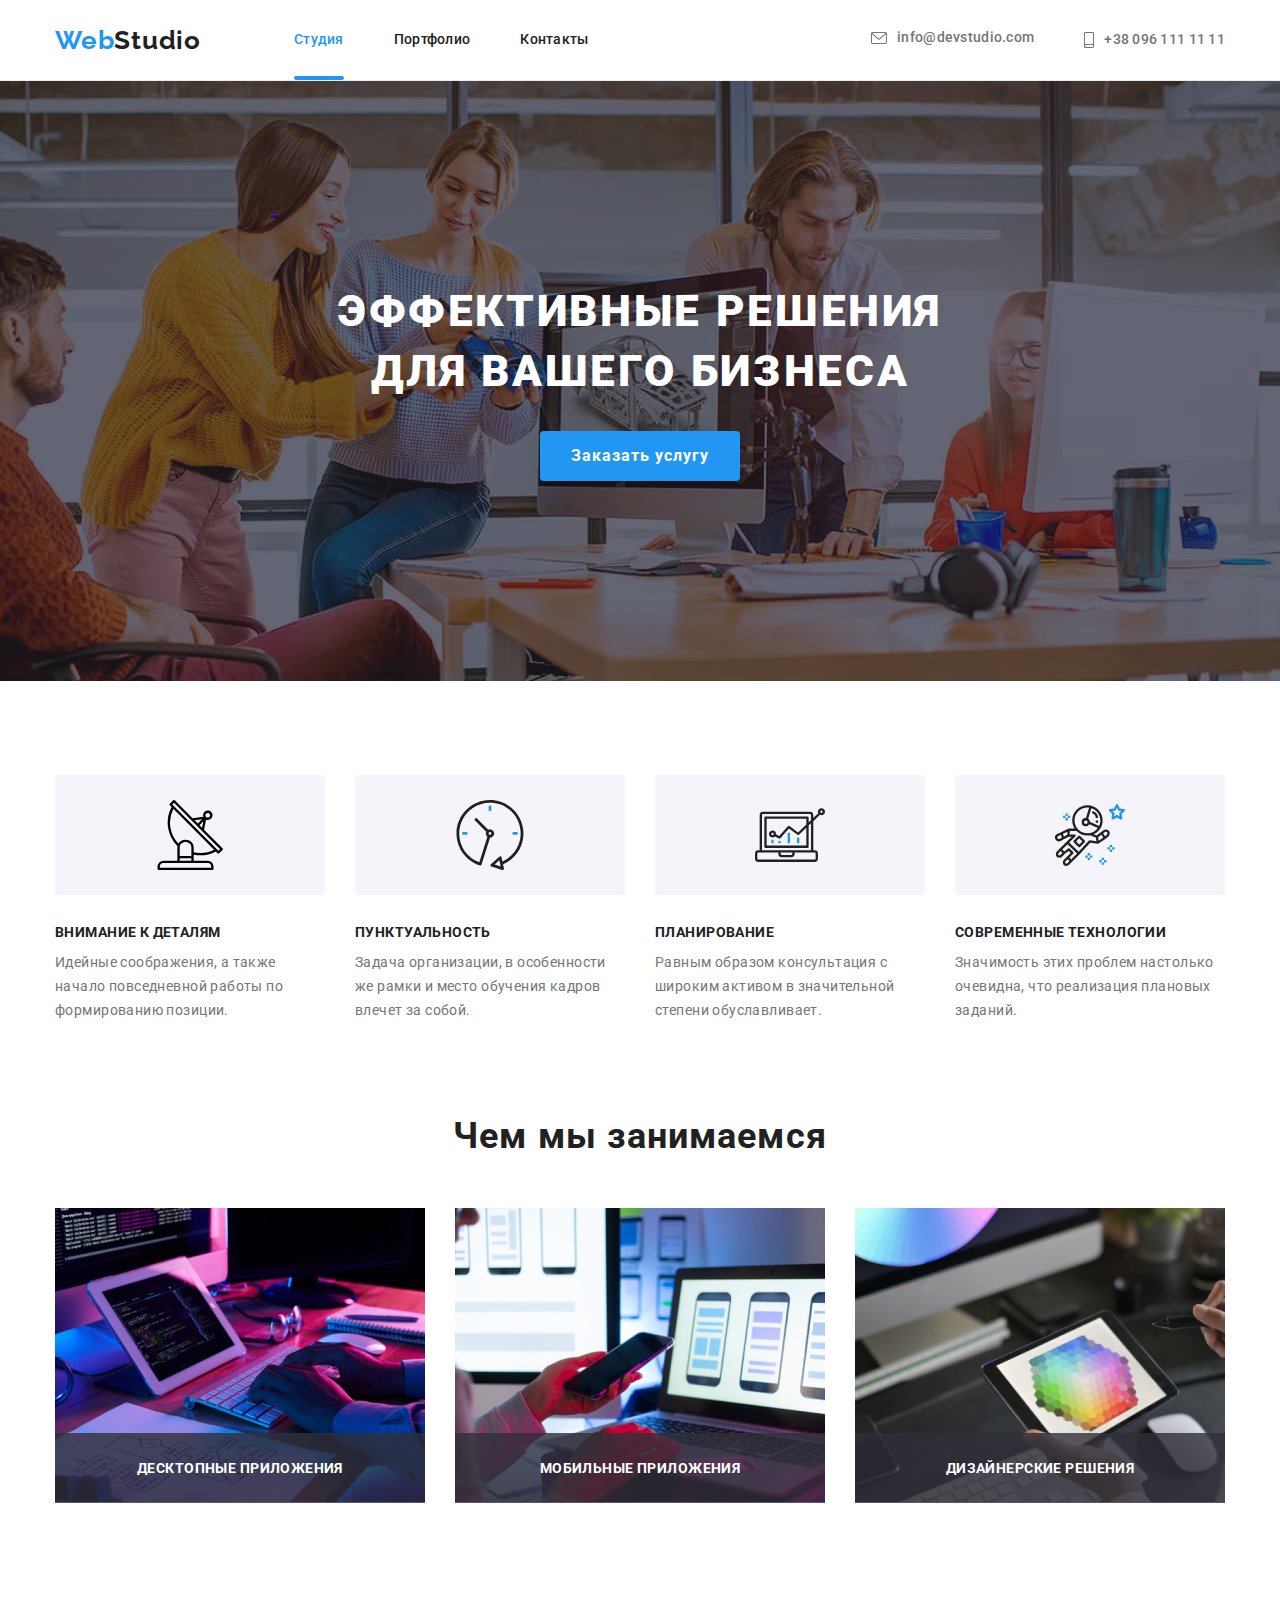
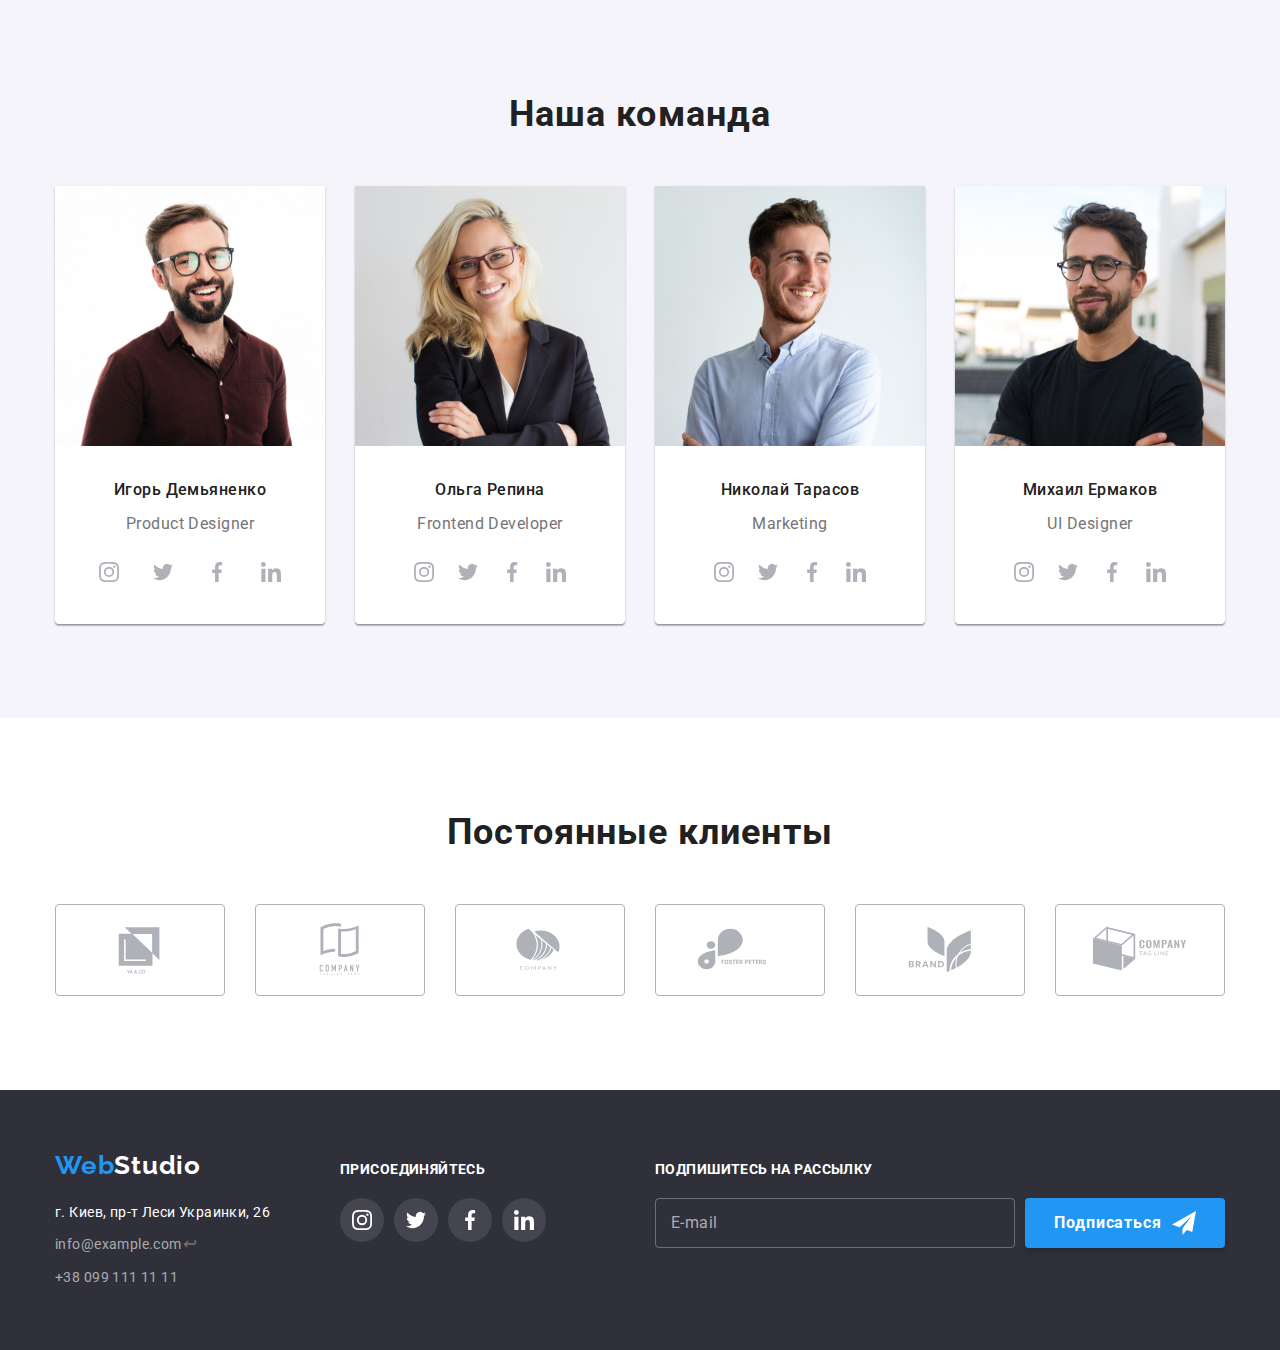
<file: index.html>
<!DOCTYPE html>
<html lang="ru">
  <head>
    <meta charset="UTF-8" />
    <meta http-equiv="X-UA-Compatible" content="IE=edge" />
    <meta name="viewport" content="width=device-width, initial-scale=1.0" />
    <title>Home work #5</title>
    <link
      href="https://fonts.googleapis.com/css2?family=Raleway:wght@700&family=Roboto:wght@400;500;700;900&display=swap"
      rel="stylesheet"
    />
    <link
      rel="stylesheet"
      href="https://cdnjs.cloudflare.com/ajax/libs/modern-normalize/1.1.0/modern-normalize.min.css"
    />
    <link rel="stylesheet" href="./css/main.min.css" />
  </head>
  <body>
    <!-- /* Header */ -->
    <header class="page-header">
      <nav class="navigation conteiner">
        <a class="logo link" href="./index.html"
          ><span class="logo__accent">Web</span>Studio</a
        >
        <!-- /* Site-navigation */ -->
        <ul class="navigation__list list">
          <li class="navigation__item">
            <a
              href="./index.html"
              class="navigation__link navigation__link--curent"
              >Студия</a
            >
          </li>
          <li class="navigation__item">
            <a href="./portfolio.html" class="navigation__link">Портфолио</a>
          </li>
          <li class="navigation__item">
            <a href="" class="navigation__link">Контакты</a>
          </li>
        </ul>
        <ul class="contact list">
          <li class="contact__item">
            <a href="emailto:info@devstudio.com" class="contact__link">
              <svg class="contact__icon-envelope">
                <use
                  href="./images/iconsvg/symbol-defs.svg#icon-envelope"
                ></use>
              </svg>
              info@devstudio.com
            </a>
          </li>
          <li class="contact__item">
            <a href="tel:+380961111111" class="contact__link">
              <svg class="contact__icon-smartphone">
                <use
                  href="./images/iconsvg/symbol-defs.svg#icon-smartphone"
                ></use>
              </svg>
              +38 096 111 11 11</a
            >
          </li>
        </ul>
      </nav>
    </header>
    <!-- /* Main Эффективные решения для вашего бизнеса */ -->
    <main>
      <section class="hero">
        <h1 class="hero__title">Эффективные решения для вашего бизнеса</h1>
        <button type="button" class="main-button" data-modal-open>
          Заказать услугу
        </button>
      </section>
      <!-- /* Section our advantages */ -->
      <section class="section">
        <div class="conteiner">
          <h2 class="section__title block">Наши преимущества</h2>
          <ul class="feature-list list">
            <li class="feature-list__item">
              <div class="feature-list__icon-section">
                <svg class="feature-list__icon-hero">
                  <use
                    href="./images/iconsvg/symbol-defs.svg#icon-logoantenna"
                  ></use>
                </svg>
              </div>
              <h3 class="feature-list__title">Внимание к деталям</h3>
              <p class="feature-list__text">
                Идейные соображения, а также начало повседневной работы по
                формированию позиции.
              </p>
            </li>
            <li class="feature-list__item">
              <div class="feature-list__icon-section">
                <svg class="feature-list__icon-hero">
                  <use href="./images/iconsvg/symbol-defs.svg#icon-clock"></use>
                </svg>
              </div>
              <h3 class="feature-list__title">Пунктуальность</h3>
              <p class="feature-list__text">
                Задача организации, в особенности же рамки и место обучения
                кадров влечет за собой.
              </p>
            </li>
            <li class="feature-list__item">
              <div class="feature-list__icon-section">
                <svg class="feature-list__icon-hero">
                  <use
                    href="./images/iconsvg/symbol-defs.svg#icon-laptop"
                  ></use>
                </svg>
              </div>
              <h3 class="feature-list__title">Планирование</h3>
              <p class="feature-list__text">
                Равным образом консультация с широким активом в значительной
                степени обуславливает.
              </p>
            </li>
            <li class="feature-list__item">
              <div class="feature-list__icon-section">
                <svg class="feature-list__icon-hero">
                  <use
                    href="./images/iconsvg/symbol-defs.svg#icon-astronaut"
                  ></use>
                </svg>
              </div>
              <h3 class="feature-list__title">Современные технологии</h3>
              <p class="feature-list__text">
                Значимость этих проблем настолько очевидна, что реализация
                плановых заданий.
              </p>
            </li>
          </ul>
        </div>
      </section>
      <!-- /* Section what we do */ -->
      <section class="section section--no-padding">
        <div class="conteiner">
          <h2 class="section__title">Чем мы занимаемся</h2>
          <ul class="list-activities list">
            <li class="list-activities__item">
              <div class="list-activities__container">
                <img
                  src="./images/quality1.jpg"
                  width="370"
                  alt="Верстка , скилет , внешнее оформление"
                />
                <h3 class="list-activities__title">Десктопные приложения</h3>
              </div>
            </li>
            <li class="list-activities__item">
              <div class="list-activities__container">
                <img
                  src="./images/quality2.jpg"
                  width="370"
                  alt="Мобильная разработка"
                />
                <h3 class="list-activities__title">Мобильные приложения</h3>
              </div>
            </li>
            <li class="list-activities__item">
              <div class="list-activities__container">
                <img src="./images/quality3.jpg" width="370" alt="Стилистика" />
                <h3 class="list-activities__title">Дизайнерские решения</h3>
              </div>
            </li>
          </ul>
        </div>
      </section>
      <!-- /* Our team */ -->
      <section class="section teams-title">
        <div class="conteiner">
          <h2 class="section__title">Наша команда</h2>
          <ul class="team-list list">
            <li class="team-list__item">
              <img
                class="team-list__icon"
                src="./images/productdesigner.jpg"
                width="270"
                alt="Дизайнер продукта"
              />
              <div class="team-list__container">
                <h3 class="team-list__title">Игорь Демьяненко</h3>
                <p class="team-list__text">Product Designer</p>
              </div>
              <ul class="list-person-contacts list">
                <li class="list-person-contacts__item">
                  <a class="list-person-contacts__link" href="">
                    <svg class="list-person-contacts__logo">
                      <use
                        href="./images/iconsvg/symbol-defs.svg#icon-instagram"
                      ></use>
                    </svg>
                  </a>
                </li>
                <li class="list-person-contacts__item">
                  <a href="" class="list-person-contacts__link">
                    <svg class="list-person-contacts__logo">
                      <use
                        href="./images/iconsvg/symbol-defs.svg#icon-twitter"
                      ></use>
                    </svg>
                  </a>
                </li>
                <li class="list-person-contacts__item">
                  <a href="" class="list-person-contacts__link">
                    <svg class="list-person-contacts__logo">
                      <use
                        href="./images/iconsvg/symbol-defs.svg#icon-facebook"
                      ></use>
                    </svg>
                  </a>
                </li>
                <li class="list-person-contacts__item">
                  <a href="" class="list-person-contacts__link">
                    <svg class="list-person-contacts__logo">
                      <use
                        href="./images/iconsvg/symbol-defs.svg#icon-linkedin"
                      ></use>
                    </svg>
                  </a>
                </li>
              </ul>
            </li>
            <li class="team-list__item">
              <img
                class="team-list__icon"
                src="./images/frontenddeveloper.jpg"
                width="270"
                alt="Фронтенд-разработчик"
              />
              <div class="team-list__container">
                <h3 class="team-list__title">Ольга Репина</h3>
                <p class="team-list__text">Frontend Developer</p>
              </div>
              <ul class="list-person-contacts list">
                <li class="">
                  <a class="list-person-contacts__link" href="">
                    <svg class="list-person-contacts__logo">
                      <use
                        href="./images/iconsvg/symbol-defs.svg#icon-instagram"
                      ></use>
                    </svg>
                  </a>
                </li>
                <li>
                  <a href="" class="list-person-contacts__link">
                    <svg class="list-person-contacts__logo">
                      <use
                        href="./images/iconsvg/symbol-defs.svg#icon-twitter"
                      ></use>
                    </svg>
                  </a>
                </li>
                <li>
                  <a href="" class="list-person-contacts__link">
                    <svg class="list-person-contacts__logo">
                      <use
                        href="./images/iconsvg/symbol-defs.svg#icon-facebook"
                      ></use>
                    </svg>
                  </a>
                </li>
                <li>
                  <a href="" class="list-person-contacts__link">
                    <svg class="list-person-contacts__logo">
                      <use
                        href="./images/iconsvg/symbol-defs.svg#icon-linkedin"
                      ></use>
                    </svg>
                  </a>
                </li>
              </ul>
            </li>
            <li class="team-list__item">
              <img
                class="team-list__icon"
                src="./images/marketing.jpg"
                width="270"
                alt="Маркетинг"
              />
              <div class="team-list__container">
                <h3 class="team-list__title">Николай Тарасов</h3>
                <p class="team-list__text">Marketing</p>
              </div>
              <ul class="list-person-contacts list">
                <li class="">
                  <a class="list-person-contacts__link" href="">
                    <svg class="list-person-contacts__logo">
                      <use
                        href="./images/iconsvg/symbol-defs.svg#icon-instagram"
                      ></use>
                    </svg>
                  </a>
                </li>
                <li>
                  <a href="" class="list-person-contacts__link">
                    <svg class="list-person-contacts__logo">
                      <use
                        href="./images/iconsvg/symbol-defs.svg#icon-twitter"
                      ></use>
                    </svg>
                  </a>
                </li>
                <li>
                  <a href="" class="list-person-contacts__link">
                    <svg class="list-person-contacts__logo">
                      <use
                        href="./images/iconsvg/symbol-defs.svg#icon-facebook"
                      ></use>
                    </svg>
                  </a>
                </li>
                <li>
                  <a href="" class="list-person-contacts__link">
                    <svg class="list-person-contacts__logo">
                      <use
                        href="./images/iconsvg/symbol-defs.svg#icon-linkedin"
                      ></use>
                    </svg>
                  </a>
                </li>
              </ul>
            </li>
            <li class="team-list__item">
              <img
                class="team-list__icon"
                src="./images/uidesigner.jpg"
                width="270"
                alt="Дизайнер пользовательского интерфейса"
              />
              <div class="team-list__container">
                <h3 class="team-list__title">Михаил Ермаков</h3>
                <p class="team-list__text">UI Designer</p>
              </div>
              <ul class="list-person-contacts list">
                <li class="">
                  <a class="list-person-contacts__link" href="">
                    <svg class="list-person-contacts__logo">
                      <use
                        href="./images/iconsvg/symbol-defs.svg#icon-instagram"
                      ></use>
                    </svg>
                  </a>
                </li>
                <li>
                  <a href="" class="list-person-contacts__link">
                    <svg class="list-person-contacts__logo">
                      <use
                        href="./images/iconsvg/symbol-defs.svg#icon-twitter"
                      ></use>
                    </svg>
                  </a>
                </li>
                <li>
                  <a href="" class="list-person-contacts__link">
                    <svg class="list-person-contacts__logo">
                      <use
                        href="./images/iconsvg/symbol-defs.svg#icon-facebook"
                      ></use>
                    </svg>
                  </a>
                </li>
                <li>
                  <a href="" class="list-person-contacts__link">
                    <svg class="list-person-contacts__logo">
                      <use
                        href="./images/iconsvg/symbol-defs.svg#icon-linkedin"
                      ></use>
                    </svg>
                  </a>
                </li>
              </ul>
            </li>
          </ul>
        </div>
      </section>
      <!-- /* regular customers */ -->
      <section class="section">
        <div class="conteiner">
          <h2 class="section__title">Постоянные клиенты</h2>
          <ul class="list-company list">
            <li class="list-company__item">
              <a class="list-company__link" href="">
                <svg class="list-company__logo">
                  <use
                    href="./images/iconsvg/symbol-defs.svg#icon-logofirst"
                  ></use>
                </svg>
              </a>
            </li>
            <li class="list-company__item">
              <a class="list-company__link" href="">
                <svg class="list-company__logo">
                  <use
                    href="./images/iconsvg/symbol-defs.svg#icon-logosecond"
                  ></use>
                </svg>
              </a>
            </li>
            <li class="list-company__item">
              <a class="list-company__link" href="">
                <svg class="list-company__logo">
                  <use
                    href="./images/iconsvg/symbol-defs.svg#icon-logothird"
                  ></use>
                </svg>
              </a>
            </li>
            <li class="list-company__item">
              <a class="list-company__link" href="">
                <svg class="list-company__logo">
                  <use
                    href="./images/iconsvg/symbol-defs.svg#icon-logofourth"
                  ></use>
                </svg>
              </a>
            </li>
            <li class="list-company__item">
              <a class="list-company__link" href="">
                <svg class="list-company__logo">
                  <use
                    href="./images/iconsvg/symbol-defs.svg#icon-logofifth"
                  ></use>
                </svg>
              </a>
            </li>
            <li class="list-company__item">
              <a class="list-company__link" href=""
                ><svg class="list-company__logo">
                  <use
                    href="./images/iconsvg/symbol-defs.svg#icon-logosixth"
                  ></use></svg
              ></a>
            </li>
          </ul>
        </div>
      </section>
    </main>
    <!-- Footer -->
    <footer class="main-footer">
      <div class="main-footer__container conteiner">
        <div>
          <a class="logo link" href="./index.html"
            ><span class="logo__accent">Web</span
            ><span class="logo__text">Studio</span></a
          >
          <!-- /* footer adress */ -->
          <address class="address">
            <ul class="address__list list">
              <li class="address__item">
                <a
                  class="address__link-map"
                  href="https://www.google.com/maps/d/viewer?mid=10uSM3H-mIU3GznYo2szRIEphczw&hl=en_US&ll=50.42732700000001%2C30.538092&z=17"
                  target="_blank"
                  rel="noopener noreferrer"
                  >г. Киев, пр-т Леси Украинки, 26</a
                >
              </li>
              <li class="address__item-communication">
                <a class="address__link" href="mailto:info@example.com"
                  >info@example.com</a
                >↩
              </li>
              <li class="address__item-communication">
                <a class="address__link" href="tel:+380991111111"
                  >+38 099 111 11 11</a
                >
              </li>
            </ul>
          </address>
        </div>
        <!-- Links -->
        <div class="link-container">
          <h4 class="main-footer__title">присоединяйтесь</h4>
          <ul class="link-container__list list">
            <li class="link-container__item">
              <a class="link-container__link" href="">
                <svg class="link-container__icon">
                  <use
                    href="./images/iconsvg/symbol-defs.svg#icon-footerinstagram"
                  ></use>
                </svg>
              </a>
            </li>
            <li class="link-container__item">
              <a class="link-container__link" href="">
                <svg class="link-container__icon">
                  <use
                    href="./images/iconsvg/symbol-defs.svg#icon-footertwitter"
                  ></use>
                </svg>
              </a>
            </li>
            <li class="link-container__item">
              <a class="link-container__link" href="">
                <svg class="link-container__icon">
                  <use
                    href="./images/iconsvg/symbol-defs.svg#icon-footerfacebook"
                  ></use>
                </svg>
              </a>
            </li>
            <li class="link-container__item">
              <a class="link-container__link" href="">
                <svg class="link-container__icon">
                  <use
                    href="./images/iconsvg/symbol-defs.svg#icon-footerlinkedin"
                  ></use>
                </svg>
              </a>
            </li>
          </ul>
        </div>
        <!-- /* Subscribe */ -->
        <div class="container-mailing">
          <h4 class="main-footer__title">Подпишитесь на рассылку</h4>
          <form class="form-mailing">
            <label>
              <input
                class="form-mailing__input"
                type="email"
                name="email"
                placeholder="E-mail"
              />
            </label>
            <button class="main-button" type="submit">
              <span>Подписаться</span>
              <svg class="submit-mailing__icon">
                <use href="./images/iconsvg/symbol-defs.svg#icon-send"></use>
              </svg>
            </button>
          </form>
        </div>
      </div>
    </footer>
    <!-- Modal form -->
    <div class="bagdrop is-hidden" data-modal>
      <div class="modal">
        <button class="modal__button-close" data-modal-close>
          <svg class="modal__icon">
            <use href="./images/iconsvg/symbol-defs.svg#icon-close"></use>
          </svg>
        </button>
        <form class="form-modal">
          <h2 class="form-modal__title">
            Оставьте свои данные, мы вам перезвоним
          </h2>
          <label class="form-modal__lable" for="">
            <span class="form-modal__text">Имя</span>
            <span class="form-modal__wrapper">
              <input class="form-modal__input" type="text" name="username" />

              <svg class="form-modal__icon">
                <use href="./images/iconsvg/symbol-defs.svg#icon-name"></use>
              </svg>
            </span>
          </label>
          <label class="form-modal__lable" for="">
            <span class="form-modal__text">Телефон</span>
            <span class="form-modal__wrapper">
              <input class="form-modal__input" type="tel" name="number" />

              <svg class="form-modal__icon">
                <use href="./images/iconsvg/symbol-defs.svg#icon-tell"></use>
              </svg>
            </span>
          </label>
          <label class="form-modal__lable" for="">
            <span class="form-modal__text">Почта</span>
            <span class="form-modal__wrapper">
              <input class="form-modal__input" type="email" name="email" />
              <svg class="form-modal__icon">
                <use href="./images/iconsvg/symbol-defs.svg#icon-email"></use>
              </svg>
            </span>
          </label>
          <label class="form-modal__lable" for="">
            <span class="form-modal__text">Комментарий</span>
            <textarea
              class="form-modal__input form-modal__textarea"
              name="feedback"
              placeholder="Введите текст"
            ></textarea>
          </label>
          <label class="form-modal__checkbox">
            <input
              class="form-modal__input-checkbox"
              type="checkbox"
              name="check"
            />
            <svg class="form-modal__icon-checkbox">
              <use href="./images/iconsvg/symbol-defs.svg#icon-checkbox"></use>
            </svg>
            <span class="form-modal__container-icon">
              <svg class="form-modal__icon-checked">
                <use
                  href="./images/iconsvg/symbol-defs.svg#icon-checkbox-checked"
                ></use>
              </svg>
            </span>
            <span class="form-modal__text form-modal__checkbox-text">
              Соглашаюсь с рассылкой и принимаю
              <a class="form-modal__link" href="">Условия договора</a>
            </span>
          </label>
          <div class="form-modal__button-wrapper">
            <button class="main-button" type="submit">Отправить</button>
          </div>
        </form>
      </div>
    </div>
    <script src="./js/modal.js"></script>
  </body>
</html>
</file>
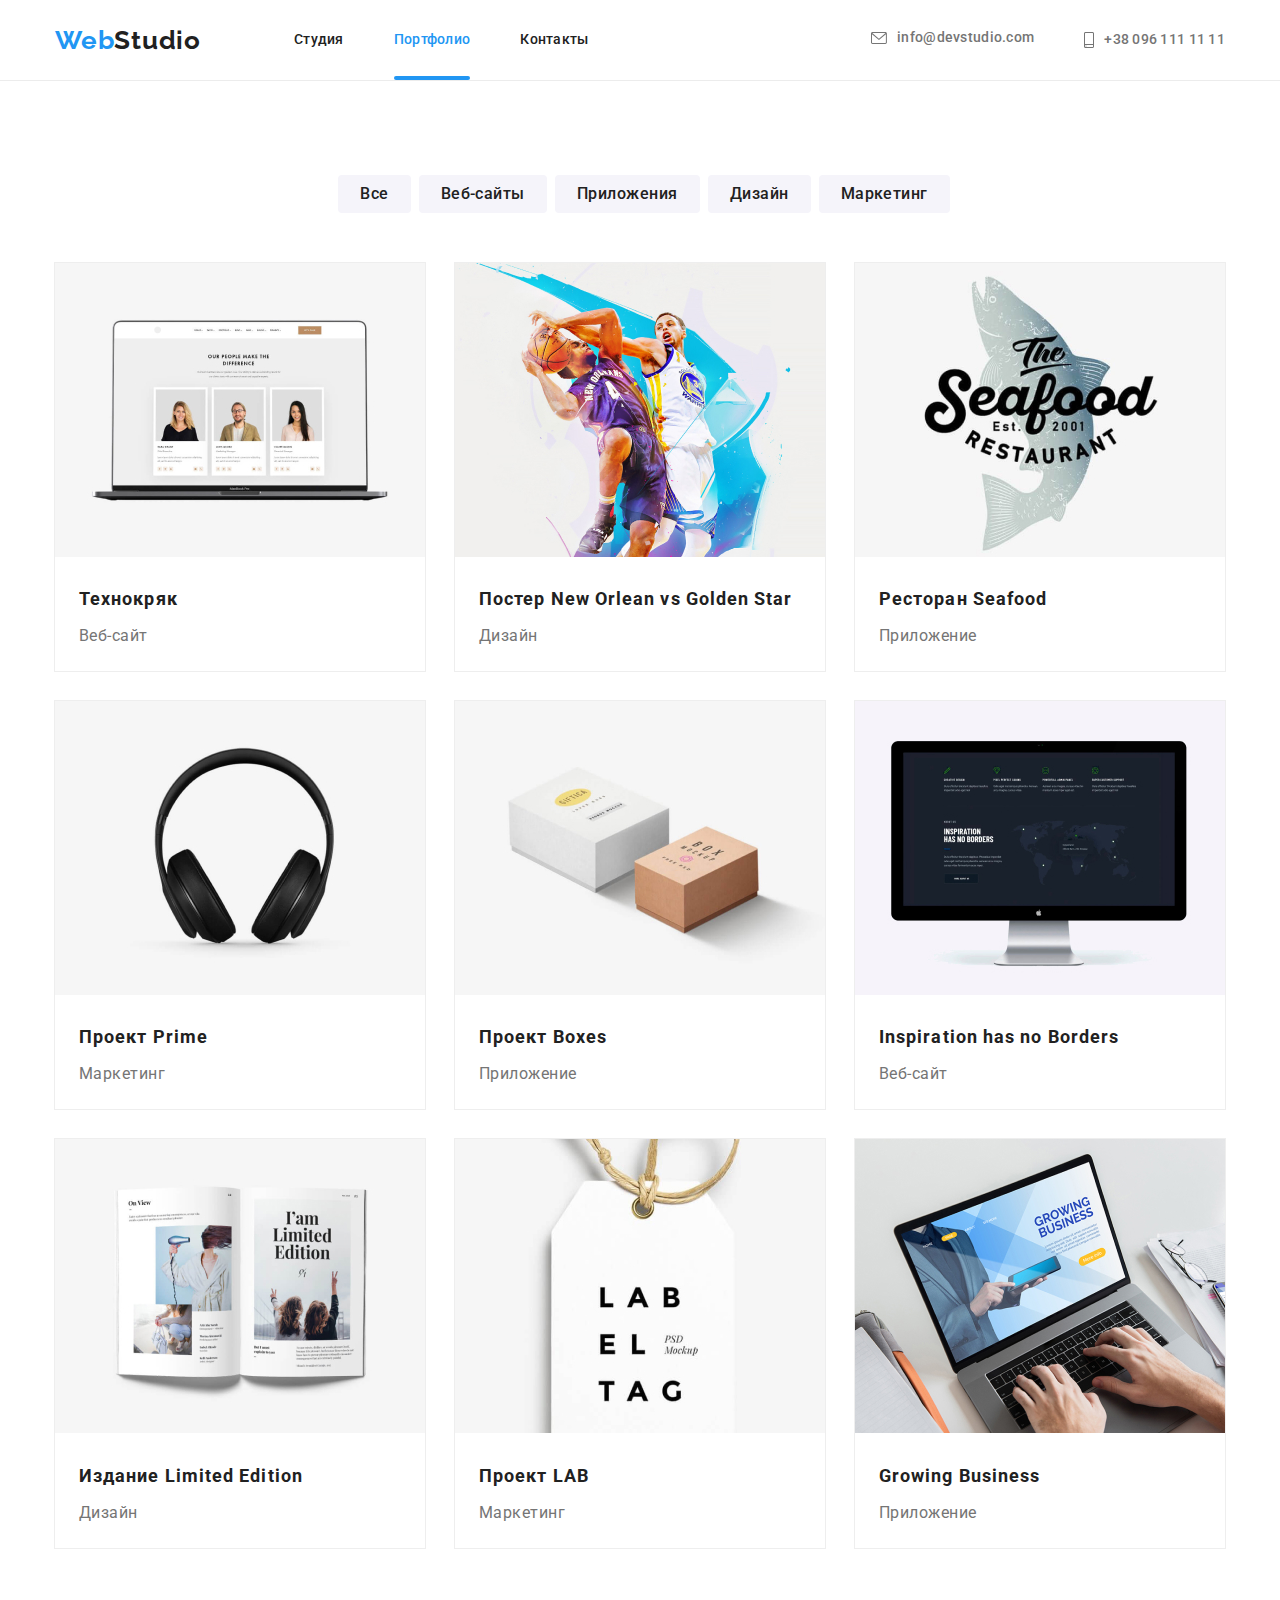
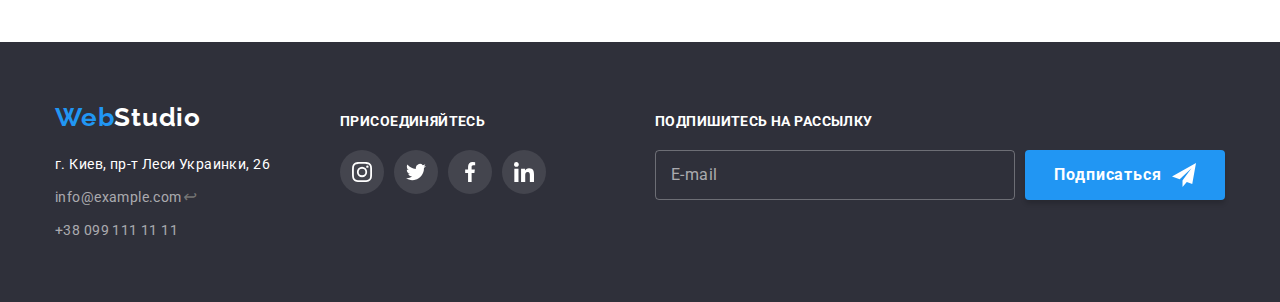
<file: portfolio.html>
<!DOCTYPE html>
<html lang="ru">
  <head>
    <meta charset="UTF-8" />
    <meta http-equiv="X-UA-Compatible" content="IE=edge" />
    <meta name="viewport" content="width=device-width, initial-scale=1.0" />
    <title>Home work #7</title>
    <link
      href="https://fonts.googleapis.com/css2?family=Raleway:wght@700&family=Roboto:wght@400;500;700;900&display=swap"
      rel="stylesheet"
    />
    <link
      rel="stylesheet"
      href="https://cdnjs.cloudflare.com/ajax/libs/modern-normalize/1.1.0/modern-normalize.min.css"
    />

    <link rel="stylesheet" href="./css/main.min.css" />
  </head>
  <body>
    <!-- /* Header */ -->
    <header class="page-header">
      <nav class="navigation conteiner">
        <a class="logo link" href="./index.html"
          ><span class="logo__accent">Web</span>Studio</a
        >
        <!-- /* Site-navigation */ -->
        <ul class="navigation__list list">
          <li class="navigation__item">
            <a href="./index.html" class="navigation__link navigation__link"
              >Студия</a
            >
          </li>
          <li class="navigation__item">
            <a
              href="./portfolio.html"
              class="navigation__link navigation__link--curent"
              >Портфолио</a
            >
          </li>
          <li class="navigation__item">
            <a href="" class="navigation__link">Контакты</a>
          </li>
        </ul>
        <ul class="contact list">
          <li class="contact__item">
            <a href="emailto:info@devstudio.com" class="contact__link">
              <svg class="contact__icon-envelope">
                <use
                  href="./images/iconsvg/symbol-defs.svg#icon-envelope"
                ></use>
              </svg>
              info@devstudio.com
            </a>
          </li>
          <li class="contact__item">
            <a href="tel:+380961111111" class="contact__link">
              <svg class="contact__icon-smartphone">
                <use
                  href="./images/iconsvg/symbol-defs.svg#icon-smartphone"
                ></use>
              </svg>
              +38 096 111 11 11</a
            >
          </li>
        </ul>
      </nav>
    </header>

    <main>
      <section class="portfolio">
        <div class="conteiner">
          <h1 class="portfolio__title">Портфолио</h1>
          <!-- /* Buttons navigation  */ -->
          <ul class="list-filters list">
            <li class="list-filters__item">
              <button type="button" class="list-filters__button">Все</button>
            </li>
            <li class="list-filters__item">
              <button type="button" class="list-filters__button">
                Веб-сайты
              </button>
            </li>
            <li class="list-filters__item">
              <button type="button" class="list-filters__button">
                Приложения
              </button>
            </li>
            <li class="list-filters__item">
              <button type="button" class="list-filters__button">Дизайн</button>
            </li>
            <li class="list-filters__item">
              <button type="button" class="list-filters__button">
                Маркетинг
              </button>
            </li>
          </ul>
          <!-- list-portfolio -->
          <ul class="list-portfolio list">
            <li class="list-portfolio__item">
              <a href="" class="list-portfolio__link">
                <div class="list-portfolio__container">
                  <img
                    class="list-portfolio__icon"
                    src="./images/laptop.jpg"
                    width="370"
                    alt="Ноутбук"
                  />
                  <p class="list-portfolio__text">
                    Ресурс предлагает комплексные предложения с разным уровнем
                    функционала и сервисов. Все это позволит посетителю получить
                    исчерпывающие сведения о компании или частном лице.
                  </p>
                </div>
                <div class="list-portfolio__wrapper">
                  <h2 class="list-portfolio__title">Технокряк</h2>
                  <p class="list-portfolio__content">Веб-сайт</p>
                </div>
              </a>
            </li>
            <li class="list-portfolio__item">
              <a href="" class="list-portfolio__link">
                <div class="list-portfolio__container">
                  <img
                    class="list-portfolio__icon"
                    src="./images/poster.jpg"
                    width="370"
                    alt="постер"
                  />
                  <p class="list-portfolio__text">
                    Ресурс предлагает комплексные предложения с разным уровнем
                    функционала и сервисов. Все это позволит посетителю получить
                    исчерпывающие сведения о компании или частном лице.
                  </p>
                </div>
                <div class="list-portfolio__wrapper">
                  <h2 class="list-portfolio__title">
                    Постер New Orlean vs Golden Star
                  </h2>
                  <p class="list-portfolio__content">Дизайн</p>
                </div>
              </a>
            </li>
            <li class="list-portfolio__item">
              <a href="" class="list-portfolio__link">
                <div class="list-portfolio__container">
                  <img
                    class="list-portfolio__icon"
                    src="./images/restaurantlogo.jpg"
                    width="370"
                    alt="лого ресторана"
                  />
                  <p class="list-portfolio__text">
                    Ресурс предлагает комплексные предложения с разным уровнем
                    функционала и сервисов. Все это позволит посетителю получить
                    исчерпывающие сведения о компании или частном лице.
                  </p>
                </div>
                <div class="list-portfolio__wrapper">
                  <h2 class="list-portfolio__title">Ресторан Seafood</h2>
                  <p class="list-portfolio__content">Приложение</p>
                </div>
              </a>
            </li>
            <li class="list-portfolio__item">
              <a href="" class="list-portfolio__link">
                <div class="list-portfolio__container">
                  <img
                    class="list-portfolio__icon"
                    src="./images/headphone.jpg"
                    width="370"
                    alt="наушники"
                  />
                  <p class="list-portfolio__text">
                    Ресурс предлагает комплексные предложения с разным уровнем
                    функционала и сервисов. Все это позволит посетителю получить
                    исчерпывающие сведения о компании или частном лице.
                  </p>
                </div>

                <div class="list-portfolio__wrapper">
                  <h2 class="list-portfolio__title">Проект Prime</h2>
                  <p class="list-portfolio__content">Маркетинг</p>
                </div>
              </a>
            </li>
            <li class="list-portfolio__item">
              <a href="" class="list-portfolio__link">
                <div class="list-portfolio__container">
                  <img
                    class="list-portfolio__icon"
                    src="./images/box.jpg"
                    width="370"
                    alt="коробки"
                  />
                  <p class="list-portfolio__text">
                    Ресурс предлагает комплексные предложения с разным уровнем
                    функционала и сервисов. Все это позволит посетителю получить
                    исчерпывающие сведения о компании или частном лице.
                  </p>
                </div>
                <div class="list-portfolio__wrapper">
                  <h2 class="list-portfolio__title">Проект Boxes</h2>
                  <p class="list-portfolio__content">Приложение</p>
                </div>
              </a>
            </li>
            <li class="list-portfolio__item">
              <a href="" class="list-portfolio__link">
                <div class="list-portfolio__container">
                  <img
                    class="list-portfolio__icon"
                    src="./images/monitor.jpg"
                    width="370"
                    alt="монитор"
                  />
                  <p class="list-portfolio__text">
                    Ресурс предлагает комплексные предложения с разным уровнем
                    функционала и сервисов. Все это позволит посетителю получить
                    исчерпывающие сведения о компании или частном лице.
                  </p>
                </div>

                <div class="list-portfolio__wrapper">
                  <h2 class="list-portfolio__title">
                    Inspiration has no Borders
                  </h2>
                  <p class="list-portfolio__content">Веб-сайт</p>
                </div>
              </a>
            </li>
            <li class="list-portfolio__item">
              <a href="" class="list-portfolio__link">
                <div class="list-portfolio__container">
                  <img
                    class="list-portfolio__icon"
                    src="./images/magazine.jpg"
                    width="370"
                    alt="журнал"
                    class="pictures-filters"
                  />
                  <p class="list-portfolio__text">
                    Ресурс предлагает комплексные предложения с разным уровнем
                    функционала и сервисов. Все это позволит посетителю получить
                    исчерпывающие сведения о компании или частном лице.
                  </p>
                </div>

                <div class="list-portfolio__wrapper">
                  <h2 class="list-portfolio__title">Издание Limited Edition</h2>
                  <p class="list-portfolio__content">Дизайн</p>
                </div>
              </a>
            </li>
            <li class="list-portfolio__item">
              <a href="" class="list-portfolio__link">
                <div class="list-portfolio__container">
                  <img
                    class="list-portfolio__icon"
                    src="./images/projectlogo.jpg"
                    width="370"
                    alt="лого проекта"
                  />
                  <p class="list-portfolio__text">
                    Ресурс предлагает комплексные предложения с разным уровнем
                    функционала и сервисов. Все это позволит посетителю получить
                    исчерпывающие сведения о компании или частном лице.
                  </p>
                </div>

                <div class="list-portfolio__wrapper">
                  <h2 class="list-portfolio__title">Проект LAB</h2>
                  <p class="list-portfolio__content">Маркетинг</p>
                </div>
              </a>
            </li>
            <li class="list-portfolio__item">
              <a href="" class="list-portfolio__link">
                <div class="list-portfolio__container">
                  <img
                    class="list-portfolio__icon"
                    src="./images/site.jpg"
                    width="370"
                    alt="сайт"
                  />
                  <p class="list-portfolio__text">
                    Ресурс предлагает комплексные предложения с разным уровнем
                    функционала и сервисов. Все это позволит посетителю получить
                    исчерпывающие сведения о компании или частном лице.
                  </p>
                </div>

                <div class="list-portfolio__wrapper">
                  <h2 class="list-portfolio__title">Growing Business</h2>
                  <p class="list-portfolio__content">Приложение</p>
                </div>
              </a>
            </li>
          </ul>
        </div>
      </section>
    </main>
    <!-- Footer -->
    <footer class="main-footer">
      <div class="main-footer__container conteiner">
        <div>
          <a class="logo link" href="./index.html"
            ><span class="logo__accent">Web</span
            ><span class="logo__text">Studio</span></a
          >
          <!-- /* footer adress */ -->
          <address class="address">
            <ul class="address__list list">
              <li class="address__item">
                <a
                  class="address__link-map"
                  href="https://www.google.com/maps/d/viewer?mid=10uSM3H-mIU3GznYo2szRIEphczw&hl=en_US&ll=50.42732700000001%2C30.538092&z=17"
                  target="_blank"
                  rel="noopener noreferrer"
                  >г. Киев, пр-т Леси Украинки, 26</a
                >
              </li>
              <li class="address__item-communication">
                <a class="address__link" href="mailto:info@example.com"
                  >info@example.com</a
                >↩
              </li>
              <li class="address__item-communication">
                <a class="address__link" href="tel:+380991111111"
                  >+38 099 111 11 11</a
                >
              </li>
            </ul>
          </address>
        </div>
        <!-- Links -->
        <div class="link-container">
          <h4 class="main-footer__title">присоединяйтесь</h4>
          <ul class="link-container__list list">
            <li class="link-container__item">
              <a class="link-container__link" href="">
                <svg class="link-container__icon">
                  <use
                    href="./images/iconsvg/symbol-defs.svg#icon-footerinstagram"
                  ></use>
                </svg>
              </a>
            </li>
            <li class="link-container__item">
              <a class="link-container__link" href="">
                <svg class="link-container__icon">
                  <use
                    href="./images/iconsvg/symbol-defs.svg#icon-footertwitter"
                  ></use>
                </svg>
              </a>
            </li>
            <li class="link-container__item">
              <a class="link-container__link" href="">
                <svg class="link-container__icon">
                  <use
                    href="./images/iconsvg/symbol-defs.svg#icon-footerfacebook"
                  ></use>
                </svg>
              </a>
            </li>
            <li class="link-container__item">
              <a class="link-container__link" href="">
                <svg class="link-container__icon">
                  <use
                    href="./images/iconsvg/symbol-defs.svg#icon-footerlinkedin"
                  ></use>
                </svg>
              </a>
            </li>
          </ul>
        </div>
        <!-- /* Subscribe */ -->
        <div class="container-mailing">
          <h4 class="main-footer__title">Подпишитесь на рассылку</h4>
          <form class="form-mailing">
            <label>
              <input
                class="form-mailing__input"
                type="email"
                name="email"
                placeholder="E-mail"
              />
            </label>
            <button class="main-button" type="submit">
              <span>Подписаться</span>
              <svg class="submit-mailing__icon">
                <use href="./images/iconsvg/symbol-defs.svg#icon-send"></use>
              </svg>
            </button>
          </form>
        </div>
      </div>
    </footer>
  </body>
</html>
</file>
<file: css/main.min.css>
:root{--primary-text-color: #757575;--main-black-color: #212121;--accent-color: #2196f3;--main-white-color: #ffffff;--hero-footer-backgraund-color: #2f303a;--section-team-background-color: #f5f4fa;--contacts-text-color: rgba(255, 255, 255, 0.6);--anim: 250ms cubic-bezier(0.4, 0, 0.2, 1);--logo-font: "Raleway", "cursive";--font-body: "Roboto", "sans-serif" }body{background-color:var(--main-white-color);color:var(--primary-text-color);font-family:var(--font-body)}h1,h2,h3,h4,h5,p,ul{margin:0;padding:0;border:0;font-size:100%;font:inherit;vertical-align:baseline}.list{padding:0;margin:0;list-style:none}.block{position:absolute;width:1px;height:1px;margin:-1px;border:0;padding:0;white-space:nowrap;-webkit-clip-path:inset(100%);clip-path:inset(100%);clip:rect(0 0 0 0);overflow:hidden}.conteiner{margin-left:auto;margin-right:auto;width:1200px;padding-left:15px;padding-right:15px}.section{padding-top:94px;padding-bottom:94px}.main-button{width:200px;height:50px;font-weight:700;font-size:16px;line-height:1.875;letter-spacing:.06em;background:#2196f3;-webkit-box-shadow:0px 4px 4px rgba(0,0,0,.15);box-shadow:0px 4px 4px rgba(0,0,0,.15);border-radius:4px;color:var(--main-white-color);border:0;cursor:pointer;display:-webkit-box;display:-ms-flexbox;display:flex;-webkit-box-align:center;-ms-flex-align:center;align-items:center;-webkit-box-pack:center;-ms-flex-pack:center;justify-content:center;margin-left:auto;margin-right:auto}.modal__button-close{display:-webkit-box;display:-ms-flexbox;display:flex;-webkit-box-pack:center;-ms-flex-pack:center;justify-content:center;-webkit-box-align:center;-ms-flex-align:center;align-items:center;padding:0;position:absolute;right:8px;top:8px;visibility:visible;pointer-events:visible;border-radius:50%;width:30px;height:30px;border:0;background-color:var(--main-white-color);cursor:pointer;outline:1px solid rgba(0,0,0,.1)}.modal__button-close:hover .modal__icon,.modal__button-close:focus .modal__icon{fill:var(--accent-color)}.button-form{width:100%;display:-webkit-box;display:-ms-flexbox;display:flex;-webkit-box-pack:center;-ms-flex-pack:center;justify-content:center}.list-filters__button{padding:6px 22px;border-radius:4px;font-family:Roboto,sans-serif;border-width:0;color:var(--main-black-color);font-weight:500;font-size:16px;line-height:1.6;text-align:center;letter-spacing:.03em;cursor:pointer;background:var(--section-team-background-color);-webkit-transition:var(--anim);transition:var(--anim)}.list-filters__button:hover,.list-filters__button:focus{color:var(--main-white-color);background:var(--accent-color)}.container-mailing{margin-left:inherit}.form-mailing{display:-webkit-box;display:-ms-flexbox;display:flex;-webkit-box-align:center;-ms-flex-align:center;align-items:center}.submit-mailing__icon{width:24px;height:24px;margin-left:10px}.form-mailing__input{width:360px;height:50px;border:1px solid rgba(255,255,255,.3);border-radius:4px;background-color:inherit;padding:15px;margin-right:10px;color:rgba(255,255,255,.6)}.form-mailing__input::-webkit-input-placeholder{font-weight:400;font-size:16px;line-height:1.25;letter-spacing:.03em;color:rgba(255,255,255,.6)}.form-mailing__input::-moz-placeholder{font-weight:400;font-size:16px;line-height:1.25;letter-spacing:.03em;color:rgba(255,255,255,.6)}.form-mailing__input:-ms-input-placeholder{font-weight:400;font-size:16px;line-height:1.25;letter-spacing:.03em;color:rgba(255,255,255,.6)}.form-mailing__input::-ms-input-placeholder{font-weight:400;font-size:16px;line-height:1.25;letter-spacing:.03em;color:rgba(255,255,255,.6)}.form-mailing__input::placeholder{font-weight:400;font-size:16px;line-height:1.25;letter-spacing:.03em;color:rgba(255,255,255,.6)}.form-modal__checkbox{display:-webkit-box;display:-ms-flexbox;display:flex;padding:10px 40px 30px 50px;-webkit-box-align:center;-ms-flex-align:center;align-items:center}.form-modal__icon-checkbox,.form-modal__icon-checked{width:16px;height:16px}.form-modal__icon-checkbox{visibility:visible}.form-modal__container-icon{background-color:var(--accent-color);width:0;height:16px;border-radius:2px;visibility:hidden}.form-modal__input-checkbox{visibility:hidden;width:0}.form-modal__input-checkbox:checked~.form-modal__icon-checkbox{visibility:hidden;width:0}.form-modal__input-checkbox:checked~.form-modal__container-icon{visibility:visible;width:16px}.form-modal__icon-checked{fill:var(--main-white-color)}.form-modal__checkbox-text{padding:0;margin-left:9px}.form-modal__link{color:var(--accent-color)}.form-modal__title{padding:40px 40px 12px;font-weight:700;font-size:20px;line-height:1.15;text-align:center;letter-spacing:.03em;color:var(--main-black-color)}.form-modal__button-wrapper{width:100%;display:-webkit-box;display:-ms-flexbox;display:flex;-webkit-box-pack:center;-ms-flex-pack:center;justify-content:center}.form-modal__wrapper{position:relative}.form-modal__input{display:block;width:100%;height:40px;border:1px solid rgba(33,33,33,.2);border-radius:4px;outline:none;padding-left:30px;-webkit-transition:var(--anim);transition:var(--anim)}.form-modal__input:hover,.form-modal__input:focus{border-color:var(--accent-color)}.form-modal__input:hover~.form-modal__icon,.form-modal__input:focus~.form-modal__icon{fill:var(--accent-color)}.form-modal__icon{position:absolute;top:50%;-webkit-transform:translateY(-50%);transform:translateY(-50%);margin-left:14px;width:15px;height:15px}.form-modal__lable{display:block;padding:0px 40px 10px}.form-modal__text{display:block;padding-bottom:4px;display:block;font-weight:400;font-size:12px;line-height:1.1666666667;letter-spacing:.03em;color:var(--primary-text-color)}.form-modal__textarea{height:120px;resize:none;padding:12px 16px}.form-modal__textarea::-webkit-input-placeholder{font-weight:400;font-size:12px;line-height:1.1666666667;letter-spacing:.01em;color:rgba(117,117,117,.5)}.form-modal__textarea::-moz-placeholder{font-weight:400;font-size:12px;line-height:1.1666666667;letter-spacing:.01em;color:rgba(117,117,117,.5)}.form-modal__textarea:-ms-input-placeholder{font-weight:400;font-size:12px;line-height:1.1666666667;letter-spacing:.01em;color:rgba(117,117,117,.5)}.form-modal__textarea::-ms-input-placeholder{font-weight:400;font-size:12px;line-height:1.1666666667;letter-spacing:.01em;color:rgba(117,117,117,.5)}.form-modal__textarea::placeholder{font-weight:400;font-size:12px;line-height:1.1666666667;letter-spacing:.01em;color:rgba(117,117,117,.5)}.bagdrop{position:fixed;left:0;top:0;background-color:rgba(0,0,0,.2);-webkit-transition:var(--anim);transition:var(--anim);width:100%;height:100%}.bagdrop.is-hidden{opacity:0;visibility:hidden;pointer-events:none}.modal{position:absolute;top:50%;left:50%;-webkit-transform:translate(-50%, -50%);transform:translate(-50%, -50%);width:530px;height:580px;background:#fff;-webkit-box-shadow:0px 1px 3px rgba(0,0,0,.12),0px 1px 1px rgba(0,0,0,.14),0px 2px 1px rgba(0,0,0,.2);box-shadow:0px 1px 3px rgba(0,0,0,.12),0px 1px 1px rgba(0,0,0,.14),0px 2px 1px rgba(0,0,0,.2);border-radius:4px;z-index:2}.modal__icon{width:30px;height:30px;-webkit-transition:var(--anim);transition:var(--anim)}.page-header{border-bottom:1px solid #ececec}.navigation{display:-webkit-box;display:-ms-flexbox;display:flex;-webkit-box-align:center;-ms-flex-align:center;align-items:center}.logo{color:var(--main-black-color);font-family:var(--logo-font);font-weight:700;font-size:26px;line-height:1.19;letter-spacing:.03em;text-decoration:none}.logo__accent{color:var(--accent-color)}.logo__text{color:var(--main-white-color)}.navigation__list{display:-webkit-box;display:-ms-flexbox;display:flex;margin-left:93px}.navigation__item{margin-right:50px}.navigation__item:last-child{margin-right:0}.navigation__link{display:block;padding-top:32px;padding-bottom:32px;color:var(--main-black-color);font-weight:500;font-size:14px;line-height:1.14;letter-spacing:.02em;text-decoration:none;-webkit-transition:var(--anim);transition:var(--anim)}.navigation__link:hover,.navigation__link:focus{color:var(--accent-color)}.navigation__link--curent{color:var(--accent-color);position:relative}.navigation__link--curent::after{content:"";position:absolute;bottom:0;left:0;-webkit-transform:translateY(-10);transform:translateY(-10);background-color:var(--accent-color);display:block;width:100%;height:4px;border-radius:2px}.contact__link{color:var(--primary-text-color);font-weight:500;font-size:14px;line-height:1.14px;letter-spacing:.02em;text-decoration:none;display:-webkit-box;display:-ms-flexbox;display:flex;-webkit-box-align:center;-ms-flex-align:center;align-items:center;-webkit-transition:var(--anim);transition:var(--anim)}.contact__link:hover,.contact__link:focus{color:var(--accent-color)}.contact{display:-webkit-box;display:-ms-flexbox;display:flex;margin-left:auto}.contact .contact__item+.contact__item{margin-left:50px}.contact__icon-envelope{width:16px;height:12px;fill:currentColor;margin-right:10px}.contact__telephone{display:-webkit-box;display:-ms-flexbox;display:flex;-webkit-box-align:center;-ms-flex-align:center;align-items:center;-webkit-transition:var(--anim);transition:var(--anim)}.contact__icon-smartphone{width:10px;height:16px;fill:currentColor;margin-right:10px}.contact__icon-smartphone:hover{fill:var(--accent-color)}.contact__icon-smartphone{width:10px;height:16px}.hero{padding-top:200px;padding-bottom:200px;text-align:center;background-color:var(--main-black-color);background-image:-webkit-gradient(linear, left top, right top, from(rgba(47, 48, 58, 0.4)), to(rgba(47, 48, 58, 0.4))),url(../images/team.jpg);background-image:linear-gradient(to right, rgba(47, 48, 58, 0.4), rgba(47, 48, 58, 0.4)),url(../images/team.jpg);height:600px;max-width:1600px;background-repeat:no-repeat;background-size:cover;background-position:center;margin-left:auto;margin-right:auto}.hero__title{margin-top:0px;margin-bottom:30px;margin-left:auto;margin-right:auto;color:var(--main-white-color);font-weight:900;font-size:44px;line-height:1.37;text-transform:uppercase;letter-spacing:.06em;text-align:center;width:700px}.section{padding-top:94px;padding-bottom:94px}.section__title{margin-bottom:50px;margin-top:0;color:var(--main-black-color);font-weight:700;font-size:36px;line-height:1.16;letter-spacing:.03em;text-align:center}.feature-list{display:-webkit-box;display:-ms-flexbox;display:flex;margin-top:0;margin-bottom:10}.feature-list .feature-list__item+.feature-list__item{margin-left:30px}.feature-list__icon-section{background-color:var(--section-team-background-color);width:270px;height:120px;display:-webkit-box;display:-ms-flexbox;display:flex;-webkit-box-pack:center;-ms-flex-pack:center;justify-content:center;-webkit-box-align:center;-ms-flex-align:center;align-items:center;margin-bottom:30px;border-radius:4px}.feature-list__icon-hero{width:70px;height:70px}.feature-list__title{margin-top:0;margin-bottom:10px;color:var(--main-black-color);font-weight:700;font-size:14px;line-height:1.14;letter-spacing:.03em;text-transform:uppercase}.feature-list__text{margin-top:10px;margin-bottom:0;width:270px;color:var(--primary-text-color);font-size:14px;line-height:1.7;letter-spacing:.03em}.list-activities{display:-webkit-box;display:-ms-flexbox;display:flex}.list-activities .list-activities__item+.list-activities__item{margin-left:30px}.list-activities__container{position:relative}.list-activities__title{position:absolute;bottom:3px;background:rgba(47,48,58,.8);padding:27px 0;width:100%;color:var(--main-white-color);font-weight:700;font-size:14px;line-height:1.1428571429;text-align:center;letter-spacing:.03em;text-transform:uppercase}.section--no-padding{padding-top:0}.teams-title{background:var(--section-team-background-color)}.team-list{display:-webkit-box;display:-ms-flexbox;display:flex;margin-right:30px}.team-list .team-list__item+.team-list__item{margin-left:30px}.team-list__icon{display:block}.team-list__container{padding-top:30px;padding-bottom:16px}.team-list__title{margin-top:0;margin-bottom:10px;text-align:center;color:var(--main-black-color);font-weight:500;font-size:16px;line-height:1.8;letter-spacing:.03em}.team-list__text{margin-top:0px;text-align:center;margin-bottom:0;font-size:16px;line-height:1.18;letter-spacing:.03em}.team-list__item{border-radius:0px 0px 4px 4px;background:var(--main-white-color);padding-bottom:30px;-webkit-box-shadow:0px 1px 3px rgba(0,0,0,.12),0px 1px 1px rgba(0,0,0,.14),0px 2px 1px rgba(0,0,0,.2);box-shadow:0px 1px 3px rgba(0,0,0,.12),0px 1px 1px rgba(0,0,0,.14),0px 2px 1px rgba(0,0,0,.2);border-radius:0px 0px 4px 4px}.list-person-contacts{display:-webkit-box;display:-ms-flexbox;display:flex;-webkit-box-pack:center;-ms-flex-pack:center;justify-content:center}.list-person-contacts__link{display:-webkit-box;display:-ms-flexbox;display:flex;-webkit-box-align:center;-ms-flex-align:center;align-items:center;-webkit-box-pack:center;-ms-flex-pack:center;justify-content:center;width:44px;height:44px;color:#afb1b8;-webkit-transition:var(--anim);transition:var(--anim)}.list-person-contacts__link:hover,.list-person-contacts__link:focus{background-color:var(--accent-color);border-radius:50%;color:var(--main-white-color)}.list-person-contacts__item+.list-person-contacts__item{margin-left:10px}.list-person-contacts__logo{width:20px;height:20px;fill:currentColor}.list-company{display:-webkit-box;display:-ms-flexbox;display:flex}.list-company__logo{width:106px;height:60px;fill:currentColor}.list-company .list-company__item+.list-company__item{margin-left:30px}.list-company__link{display:-webkit-box;display:-ms-flexbox;display:flex;-webkit-box-pack:center;-ms-flex-pack:center;justify-content:center;-webkit-box-align:center;-ms-flex-align:center;align-items:center;width:170px;height:92px;border:1px solid #afb1b8;border-radius:4px;color:#afb1b8;-webkit-transition:var(--anim);transition:var(--anim)}.list-company__link:hover,.list-company__link:focus{color:var(--accent-color);border-color:var(--accent-color)}.main-footer{padding-top:60px;padding-bottom:60px;background:var(--hero-footer-backgraund-color);text-decoration:none}.main-footer__container{display:-webkit-box;display:-ms-flexbox;display:flex;-webkit-box-align:baseline;-ms-flex-align:baseline;align-items:baseline}.address__item{margin-top:20px;margin-bottom:9px}.address__link-map{color:var(--main-white-color);font-size:14px;line-height:1.71;letter-spacing:.03em;text-decoration:none;font-style:normal;-webkit-transition:var(--anim);transition:var(--anim)}.address__link-map:hover,.address__link-map:focus{color:var(--accent-color)}.address__item-communication{margin-bottom:9px}.address__item-communication:last-child{margin-bottom:0}.address__link{color:var(--contacts-text-color);font-size:14px;line-height:1.71;letter-spacing:.03em;text-decoration:none;font-style:normal;-webkit-transition:var(--anim);transition:var(--anim)}.address__link:hover,.address__link:focus{color:var(--accent-color)}.link-container{margin-left:70px}.main-footer__title{font-weight:700;font-size:14px;line-height:1.14;letter-spacing:.03em;text-transform:uppercase;color:var(--main-white-color);margin-bottom:20px}.link-container__list{display:-webkit-box;display:-ms-flexbox;display:flex}.link-container__list .link-container__item+.link-container__item{margin-left:10px}.link-container__link{display:-webkit-box;display:-ms-flexbox;display:flex;-webkit-box-pack:center;-ms-flex-pack:center;justify-content:center;-webkit-box-align:center;-ms-flex-align:center;align-items:center;border-radius:50%;color:var(--main-white-color);background-color:rgba(255,255,255,.1);width:44px;height:44px;-webkit-transition:var(--anim);transition:var(--anim)}.link-container__link:hover,.link-container__link:focus{background-color:var(--accent-color)}.link-container__icon{width:20px;height:20px;fill:currentColor}.portfolio{padding-top:94px;padding-bottom:94px}.portfolio__title{margin-top:0;margin-bottom:0;display:none}.list-filters{display:-webkit-box;display:-ms-flexbox;display:flex;-webkit-box-pack:center;-ms-flex-pack:center;justify-content:center;margin-bottom:50px}.list-filters__item{margin-left:8px}.list-filters__button{padding:6px 22px;border-radius:4px;font-family:Roboto,sans-serif;border-width:0;color:var(--main-black-color);font-weight:500;font-size:16px;line-height:1.6;text-align:center;letter-spacing:.03em;cursor:pointer;background:var(--section-team-background-color);-webkit-transition:var(--anim);transition:var(--anim)}.list-filters__button:hover,.list-filters__button:focus{color:var(--main-white-color);background:var(--accent-color)}.list-portfolio{display:-webkit-box;display:-ms-flexbox;display:flex;-ms-flex-wrap:wrap;flex-wrap:wrap;margin-bottom:-30px}.list-portfolio__item{margin-right:30px;margin-bottom:30px;outline:1px solid #eee}.list-portfolio__item:hover,.list-portfolio__item:focus{-webkit-box-shadow:0px 1px 1px rgba(0,0,0,.12),0px 4px 4px rgba(0,0,0,.06),1px 4px 6px rgba(0,0,0,.16);box-shadow:0px 1px 1px rgba(0,0,0,.12),0px 4px 4px rgba(0,0,0,.06),1px 4px 6px rgba(0,0,0,.16);-webkit-transition:var(--anim);transition:var(--anim)}.list-portfolio__item:nth-child(3n){margin-right:0}.list-portfolio__item.list-portfolio__item:ntn-last-child(-n + 3){margin-bottom:0}.list-portfolio__link{text-decoration:none;color:var(--primary-text-color)}.list-portfolio__link:hover .list-portfolio__text,.list-portfolio__link:focus .list-portfolio__text{opacity:1;-webkit-transform:translatey(0);transform:translatey(0)}.list-portfolio__container{position:relative;overflow:hidden;display:-webkit-inline-box;display:-ms-inline-flexbox;display:inline-flex;-webkit-box-align:center;-ms-flex-align:center;align-items:center}.list-portfolio__text{background-color:rgba(33,150,243,.9);font-weight:400;font-size:18px;line-height:1.5555555556;letter-spacing:.03em;color:#fff;height:100%;padding:65px 24px;position:absolute;opacity:0;-webkit-transform:translatey(100%);transform:translatey(100%);-webkit-transition:var(--anim);transition:var(--anim)}.list-portfolio__wrapper{padding:20px 24px}.list-portfolio__title{margin-bottom:4px;font-weight:700;font-size:18px;line-height:2;letter-spacing:.06em;color:var(--main-black-color)}.list-portfolio__content{font-weight:400;font-size:16px;line-height:1.875;letter-spacing:.03em}/*# sourceMappingURL=main.min.css.map */
</file>
